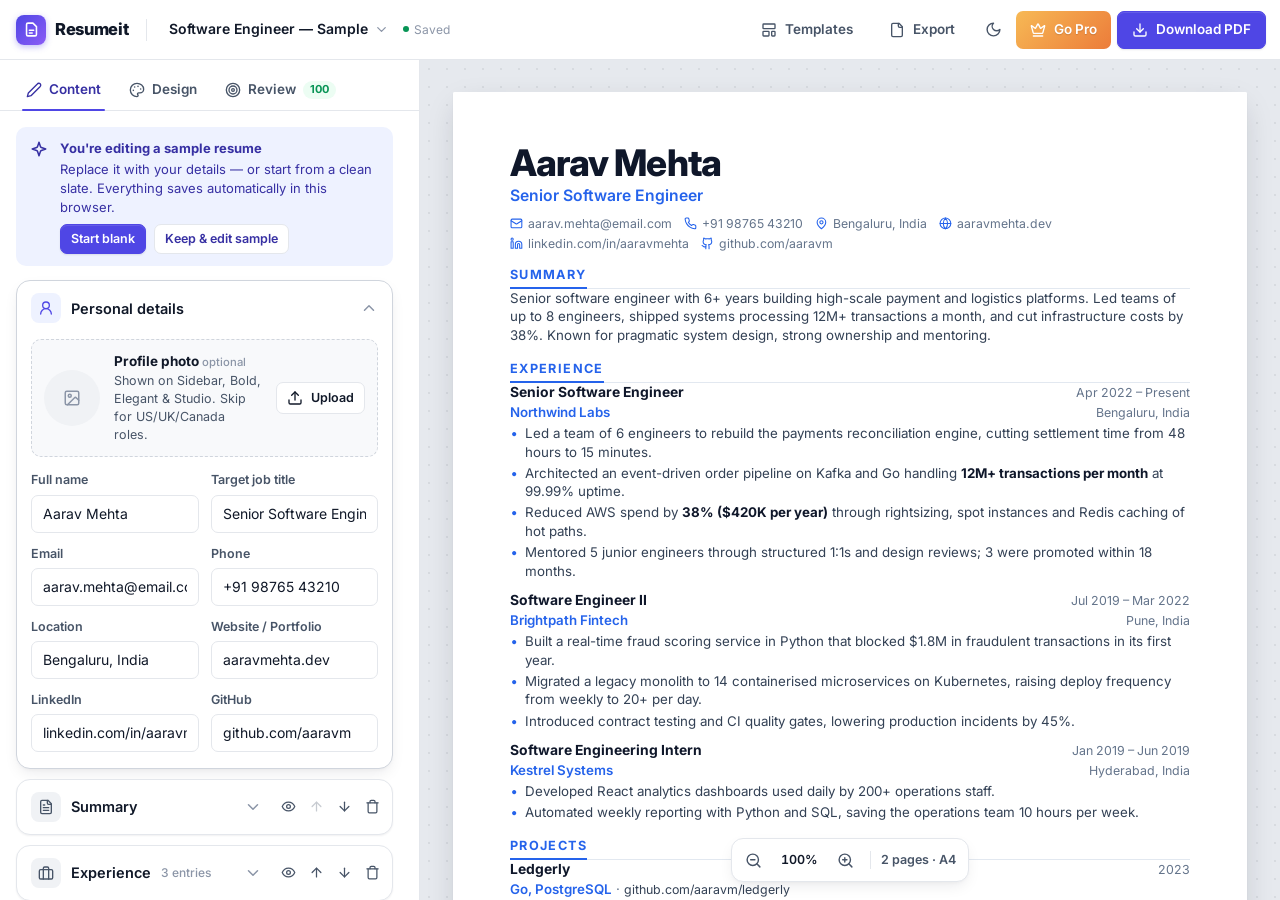
<file: index.html>
<!doctype html>
<html lang="en">
<head>
  <meta charset="utf-8">
  <meta name="viewport" content="width=device-width, initial-scale=1, viewport-fit=cover">
  <title>Resumeit — Interview-ready resume builder</title>
  <meta name="description" content="Build an ATS-friendly, recruiter-approved resume in minutes. 12 professional templates, live preview, resume score, job-match keywords and PDF export.">
  <meta name="theme-color" content="#4f46e5">
  <link rel="icon" href="data:image/svg+xml,%3Csvg xmlns='http://www.w3.org/2000/svg' viewBox='0 0 32 32'%3E%3Cdefs%3E%3ClinearGradient id='g' x1='0' y1='0' x2='1' y2='1'%3E%3Cstop offset='0' stop-color='%234f46e5'/%3E%3Cstop offset='1' stop-color='%238b5cf6'/%3E%3C/linearGradient%3E%3C/defs%3E%3Crect width='32' height='32' rx='8' fill='url(%23g)'/%3E%3Cpath d='M10 8h8l4 4v12H10z' fill='none' stroke='white' stroke-width='2' stroke-linejoin='round'/%3E%3Cpath d='M13 16h6M13 20h4' stroke='white' stroke-width='2' stroke-linecap='round'/%3E%3C/svg%3E">
  <link rel="preconnect" href="https://fonts.googleapis.com">
  <link rel="preconnect" href="https://fonts.gstatic.com" crossorigin>
  <link rel="stylesheet" href="https://fonts.googleapis.com/css2?family=Inter:wght@400;500;600;700;800;900&family=Source+Sans+3:ital,wght@0,400;0,600;0,700;1,400&family=IBM+Plex+Sans:ital,wght@0,400;0,500;0,600;0,700;1,400&family=Lato:ital,wght@0,400;0,700;0,900;1,400&family=DM+Sans:ital,opsz,wght@0,9..40,400;0,9..40,500;0,9..40,600;0,9..40,700;1,9..40,400&family=Manrope:wght@400;500;600;700;800&family=Poppins:wght@400;500;600;700&family=Outfit:wght@400;500;600;700&family=Source+Serif+4:ital,opsz,wght@0,8..60,400;0,8..60,600;0,8..60,700;1,8..60,400&family=EB+Garamond:ital,wght@0,400;0,500;0,600;0,700;1,400&family=Playfair+Display:wght@500;600;700&family=Lora:ital,wght@0,400;0,500;0,600;0,700;1,400&family=Merriweather:wght@400;700&family=JetBrains+Mono:wght@400;500;700&display=swap">
  <link rel="stylesheet" href="css/app.css">
  <link rel="stylesheet" href="css/resume.css">
  <style id="pageStyle"></style>
  <script>
    // Apply theme before first paint to avoid a flash.
    (function () {
      var t = null;
      try { t = localStorage.getItem('rb:theme'); } catch (e) {}
      if (!t) t = window.matchMedia && matchMedia('(prefers-color-scheme: dark)').matches ? 'dark' : 'light';
      document.documentElement.setAttribute('data-theme', t);
    })();
  </script>
</head>
<body>
  <div class="app" id="app" data-mview="content">
    <header class="topbar">
      <div class="tb-left">
        <a class="brand" href="#" aria-label="Resumeit home">
          <span class="brand-mark"><svg viewBox="0 0 24 24" fill="none" stroke="currentColor" stroke-width="2.2" stroke-linecap="round" stroke-linejoin="round"><path d="M14 3H7a2 2 0 0 0-2 2v14a2 2 0 0 0 2 2h10a2 2 0 0 0 2-2V8z"/><path d="M9 13h6M9 17h4"/></svg></span>
          <span class="brand-name" id="brandName">Resumeit</span>
        </a>
        <span class="tb-sep"></span>
        <div class="menu-wrap">
          <button class="doc-btn" id="docBtn" aria-haspopup="true" title="Switch resume"><span id="docName">My resume</span><svg class="ic" viewBox="0 0 24 24" fill="none" stroke="currentColor" stroke-width="2" stroke-linecap="round" stroke-linejoin="round"><path d="m6 9 6 6 6-6"/></svg></button>
          <div class="menu left" id="docMenu" role="menu"></div>
        </div>
        <span class="save-state hide-sm" id="saveState"><span class="dot"></span><span class="lbl-t">Saved</span></span>
      </div>
      <div class="tb-right">
        <button class="btn ghost hide-sm" id="tplBtn"></button>
        <div class="menu-wrap">
          <button class="btn ghost" id="exportBtn" aria-haspopup="true"></button>
          <div class="menu" id="exportMenu" role="menu"></div>
        </div>
        <button class="icon-btn hide-sm" id="themeBtn" title="Toggle dark mode"></button>
        <span id="proSlot"></span>
        <button class="btn primary dl" id="downloadBtn"></button>
      </div>
    </header>

    <div class="workspace">
      <aside class="panel" id="panel">
        <nav class="panel-tabs" role="tablist" id="panelTabs"></nav>
        <div class="panel-body" id="panelBody">
          <section class="tab" id="tab-content"></section>
          <section class="tab" id="tab-design" hidden></section>
          <section class="tab" id="tab-review" hidden></section>
        </div>
      </aside>

      <main class="preview" id="preview" aria-label="Resume preview">
        <div class="preview-scroll" id="previewScroll">
          <div class="pages-frame" id="pagesFrame"><div class="pages" id="pages"></div></div>
        </div>
        <div class="zoombar" id="zoombar"></div>
      </main>
    </div>

    <nav class="mnav" id="mnav"></nav>
  </div>

  <div class="measure" id="measure" aria-hidden="true"></div>
  <div id="modalRoot"></div>
  <div class="toasts" id="toasts" aria-live="polite"></div>
  <div class="print-root" id="printRoot"></div>
  <input type="file" id="importFile" accept="application/json,.json" hidden>
  <input type="file" id="photoFile" accept="image/*" hidden>

  <script src="js/icons.js"></script>
  <script src="js/data.js"></script>
  <script src="js/templates.js"></script>
  <script src="js/review.js"></script>
  <script src="js/app.js"></script>
</body>
</html>
</file>
<file: css/app.css>
/* =========================================================================
   Resumeit — application UI
   ========================================================================= */
:root {
  --bg: #f4f5f7; --surface: #ffffff; --surface-2: #f8f9fb; --surface-3: #f0f2f5;
  --border: #e4e7ec; --border-2: #d0d5dd;
  --text: #101828; --text-2: #475467; --text-3: #8b95a7;
  --brand: #4f46e5; --brand-hover: #4338ca; --brand-soft: #eef2ff; --brand-text: #3730a3;
  --ring: 0 0 0 3px rgba(79, 70, 229, .2);
  --ok: #079455; --ok-soft: #ecfdf3; --warn: #dc6803; --warn-soft: #fffaeb; --bad: #d92d20; --bad-soft: #fef3f2;
  --gold-1: #f7b955; --gold-2: #ec7c3a;
  --canvas: #e6e9ee; --canvas-dot: rgba(16, 24, 40, .07);
  --shadow-sm: 0 1px 2px rgba(16, 24, 40, .06);
  --shadow-md: 0 6px 16px -4px rgba(16, 24, 40, .1), 0 2px 4px -2px rgba(16, 24, 40, .05);
  --shadow-lg: 0 24px 48px -12px rgba(16, 24, 40, .28);
  --page-shadow: 0 1px 2px rgba(16, 24, 40, .06), 0 10px 30px -6px rgba(16, 24, 40, .18);
  --r-sm: 7px; --r: 10px; --r-lg: 14px;
  --tb-h: 60px; --panel-w: 460px;
  --ui: 'Inter', system-ui, -apple-system, 'Segoe UI', Roboto, sans-serif;
  color-scheme: light;
}
[data-theme="dark"] {
  --bg: #0b0d11; --surface: #12151b; --surface-2: #171b22; --surface-3: #1d222b;
  --border: #252b35; --border-2: #343b48;
  --text: #eef0f4; --text-2: #a7afbd; --text-3: #6b7484;
  --brand: #7b73ff; --brand-hover: #948dff; --brand-soft: rgba(123, 115, 255, .14); --brand-text: #c4c0ff;
  --ring: 0 0 0 3px rgba(123, 115, 255, .3);
  --ok: #3ccb7f; --ok-soft: rgba(60, 203, 127, .12); --warn: #f5b13d; --warn-soft: rgba(245, 177, 61, .12); --bad: #f97066; --bad-soft: rgba(249, 112, 102, .12);
  --canvas: #07080b; --canvas-dot: rgba(255, 255, 255, .05);
  --shadow-sm: 0 1px 2px rgba(0, 0, 0, .4);
  --shadow-md: 0 8px 20px -6px rgba(0, 0, 0, .5);
  --shadow-lg: 0 24px 60px -12px rgba(0, 0, 0, .7);
  --page-shadow: 0 0 0 1px rgba(255, 255, 255, .04), 0 16px 40px -8px rgba(0, 0, 0, .6);
  color-scheme: dark;
}

* { box-sizing: border-box; }
html, body { height: 100%; }
body {
  margin: 0; background: var(--bg); color: var(--text); font-family: var(--ui);
  font-size: 14px; line-height: 1.45; -webkit-font-smoothing: antialiased; overflow: hidden;
}
button { font: inherit; color: inherit; cursor: pointer; }
input, textarea, select { font: inherit; color: inherit; }
[hidden] { display: none !important; }
.ic { width: 18px; height: 18px; flex: none; }
.sr { position: absolute; width: 1px; height: 1px; overflow: hidden; clip: rect(0 0 0 0); white-space: nowrap; }

/* ---- buttons ---------------------------------------------------------- */
.btn {
  display: inline-flex; align-items: center; justify-content: center; gap: 8px;
  height: 38px; padding: 0 14px; border-radius: var(--r-sm); border: 1px solid var(--border);
  background: var(--surface); font-weight: 600; font-size: 13.5px; white-space: nowrap;
  transition: background .15s, border-color .15s, box-shadow .15s, transform .05s;
}
.btn:hover { background: var(--surface-2); border-color: var(--border-2); }
.btn:active { transform: translateY(1px); }
.btn:focus-visible, .icon-btn:focus-visible, .chip:focus-visible { outline: none; box-shadow: var(--ring); }
.btn .ic { width: 16px; height: 16px; }
.btn.primary { background: var(--brand); border-color: var(--brand); color: #fff; box-shadow: 0 1px 2px rgba(16,24,40,.1), inset 0 1px 0 rgba(255,255,255,.12); }
.btn.primary:hover { background: var(--brand-hover); border-color: var(--brand-hover); }
.btn.ghost { background: transparent; border-color: transparent; color: var(--text-2); }
.btn.ghost:hover { background: var(--surface-3); color: var(--text); }
.btn.pro { background: linear-gradient(135deg, var(--gold-1), var(--gold-2)); border: 0; color: #fff; text-shadow: 0 1px 1px rgba(0,0,0,.15); }
.btn.pro:hover { filter: brightness(1.05); }
.btn.danger { color: var(--bad); }
.btn.block { width: 100%; }
.btn.lg { height: 46px; font-size: 15px; padding: 0 20px; border-radius: var(--r); }
.btn.sm { height: 32px; padding: 0 10px; font-size: 12.5px; }
.btn[disabled] { opacity: .5; pointer-events: none; }
.icon-btn {
  display: inline-flex; align-items: center; justify-content: center; width: 34px; height: 34px;
  border: 0; background: transparent; border-radius: var(--r-sm); color: var(--text-2); flex: none;
}
.icon-btn:hover { background: var(--surface-3); color: var(--text); }
.icon-btn .ic { width: 17px; height: 17px; }
.icon-btn.sm { width: 28px; height: 28px; }
.icon-btn.sm .ic { width: 15px; height: 15px; }
.icon-btn.danger:hover { color: var(--bad); background: var(--bad-soft); }
.icon-btn[disabled] { opacity: .3; pointer-events: none; }
.badge { display: inline-flex; align-items: center; gap: 4px; padding: 2px 7px; border-radius: 999px; font-size: 10.5px; font-weight: 700; letter-spacing: .03em; line-height: 1.5; }
.badge.pro { background: linear-gradient(135deg, var(--gold-1), var(--gold-2)); color: #fff; }
.badge.ok { background: var(--ok-soft); color: var(--ok); }
.badge.soft { background: var(--surface-3); color: var(--text-2); }
.badge .ic { width: 11px; height: 11px; }

/* ---- layout ----------------------------------------------------------- */
.app { display: grid; grid-template-rows: var(--tb-h) minmax(0, 1fr); height: 100vh; height: 100dvh; }
.topbar {
  display: flex; align-items: center; justify-content: space-between; gap: 12px; padding: 0 14px 0 16px;
  background: var(--surface); border-bottom: 1px solid var(--border); position: relative; z-index: 30;
}
.tb-left, .tb-right { display: flex; align-items: center; gap: 6px; min-width: 0; }
.brand { display: flex; align-items: center; gap: 9px; font-weight: 800; font-size: 16.5px; letter-spacing: -.02em; color: var(--text); text-decoration: none; margin-right: 6px; flex: none; }
.brand-mark { width: 30px; height: 30px; border-radius: 8px; background: linear-gradient(135deg, var(--brand), #8b5cf6); display: grid; place-items: center; color: #fff; box-shadow: 0 2px 6px rgba(79,70,229,.35); }
.brand-mark svg { width: 17px; height: 17px; }
.tb-sep { width: 1px; height: 22px; background: var(--border); margin: 0 6px; flex: none; }
.doc-btn { display: flex; align-items: center; gap: 6px; height: 34px; padding: 0 8px 0 10px; border-radius: var(--r-sm); border: 0; background: transparent; font-weight: 600; min-width: 0; max-width: 300px; }
.doc-btn:hover { background: var(--surface-3); }
.doc-btn span { overflow: hidden; text-overflow: ellipsis; white-space: nowrap; }
.doc-btn .ic { width: 15px; height: 15px; color: var(--text-3); }
.save-state { font-size: 12px; color: var(--text-3); display: inline-flex; align-items: center; gap: 5px; white-space: nowrap; }
.save-state .dot { width: 6px; height: 6px; border-radius: 50%; background: var(--ok); }
.save-state.saving .dot { background: var(--warn); }
.pro-chip { display: inline-flex; align-items: center; gap: 5px; height: 30px; padding: 0 10px; border-radius: 999px; background: linear-gradient(135deg, var(--gold-1), var(--gold-2)); color: #fff; font-weight: 700; font-size: 12px; }
.pro-chip .ic { width: 14px; height: 14px; }

.workspace { display: grid; grid-template-columns: var(--panel-w) minmax(0, 1fr); min-height: 0; }

/* ---- side panel ------------------------------------------------------- */
.panel { display: flex; flex-direction: column; min-height: 0; background: var(--surface); border-right: 1px solid var(--border); }
.panel-tabs { display: flex; gap: 4px; padding: 10px 14px 0; border-bottom: 1px solid var(--border); flex: none; }
.panel-tabs button {
  position: relative; display: inline-flex; align-items: center; gap: 7px; height: 40px; padding: 0 12px;
  border: 0; background: transparent; color: var(--text-2); font-weight: 600; font-size: 13.5px;
}
.panel-tabs button .ic { width: 16px; height: 16px; }
.panel-tabs button:hover { color: var(--text); }
.panel-tabs button.active { color: var(--brand-text); }
[data-theme="dark"] .panel-tabs button.active { color: var(--text); }
.panel-tabs button.active::after { content: ''; position: absolute; left: 8px; right: 8px; bottom: -1px; height: 2px; border-radius: 2px; background: var(--brand); }
.score-pill { font-size: 11px; font-weight: 700; padding: 1px 7px; border-radius: 999px; background: var(--surface-3); color: var(--text-2); }
.score-pill.good { background: var(--ok-soft); color: var(--ok); }
.score-pill.mid { background: var(--warn-soft); color: var(--warn); }
.score-pill.low { background: var(--bad-soft); color: var(--bad); }
.panel-body { flex: 1; overflow-y: auto; overscroll-behavior: contain; padding: 16px 16px 40px; scrollbar-gutter: stable; }
.panel-body::-webkit-scrollbar, .preview-scroll::-webkit-scrollbar, .modal-body::-webkit-scrollbar { width: 10px; height: 10px; }
.panel-body::-webkit-scrollbar-thumb, .preview-scroll::-webkit-scrollbar-thumb, .modal-body::-webkit-scrollbar-thumb { background: var(--border-2); border-radius: 10px; border: 3px solid transparent; background-clip: padding-box; }

/* ---- form fields ------------------------------------------------------ */
.fgrid { display: grid; grid-template-columns: 1fr 1fr; gap: 12px; }
.field { display: flex; flex-direction: column; gap: 5px; min-width: 0; }
.field.full { grid-column: 1 / -1; }
.field > label, .lbl { font-size: 12.5px; font-weight: 600; color: var(--text-2); display: flex; align-items: center; justify-content: space-between; gap: 8px; }
.lbl small, .field > label small { font-weight: 500; color: var(--text-3); }
.input, .field input, .field textarea, .field select {
  width: 100%; height: 38px; padding: 0 11px; border-radius: var(--r-sm); border: 1px solid var(--border);
  background: var(--surface); color: var(--text); font-size: 14px; outline: none;
  transition: border-color .15s, box-shadow .15s;
}
.field textarea, textarea.input { height: auto; min-height: 84px; padding: 9px 11px; resize: vertical; line-height: 1.5; }
.field textarea.bullets { min-height: 120px; }
.input:hover, .field input:hover, .field textarea:hover, .field select:hover { border-color: var(--border-2); }
.input:focus, .field input:focus, .field textarea:focus, .field select:focus { border-color: var(--brand); box-shadow: var(--ring); }
.field ::placeholder, .input::placeholder { color: var(--text-3); opacity: .8; }
.hint { font-size: 12px; color: var(--text-3); line-height: 1.45; }
.hint b { color: var(--text-2); font-weight: 600; }
.counter { font-weight: 500; color: var(--text-3); font-size: 11.5px; }
.counter.ok { color: var(--ok); }
.counter.warn { color: var(--warn); }

/* ---- cards (sections) ------------------------------------------------- */
.banner { display: flex; gap: 12px; align-items: flex-start; padding: 12px 14px; border-radius: var(--r); background: var(--brand-soft); color: var(--brand-text); margin-bottom: 14px; font-size: 13px; }
.banner .ic { margin-top: 1px; }
.banner b { display: block; margin-bottom: 2px; }
.banner .row { display: flex; gap: 8px; margin-top: 8px; flex-wrap: wrap; }
.banner .btn { height: 30px; font-size: 12.5px; }

.card { border: 1px solid var(--border); border-radius: var(--r-lg); background: var(--surface); margin-bottom: 10px; box-shadow: var(--shadow-sm); transition: border-color .15s, box-shadow .15s; }
.card.open { border-color: var(--border-2); box-shadow: var(--shadow-md); }
.card.hidden-sec .card-title { opacity: .5; }
.card-head { display: flex; align-items: center; gap: 4px; padding: 6px 6px 6px 6px; }
.card-toggle { flex: 1; display: flex; align-items: center; gap: 10px; min-width: 0; height: 42px; padding: 0 8px; border: 0; background: transparent; text-align: left; border-radius: var(--r-sm); }
.card-icon { width: 30px; height: 30px; border-radius: 8px; display: grid; place-items: center; background: var(--surface-3); color: var(--text-2); flex: none; }
.card.open .card-icon { background: var(--brand-soft); color: var(--brand); }
.card-icon .ic { width: 16px; height: 16px; }
.card-title { min-width: 0; font-weight: 600; font-size: 14.5px; overflow: hidden; text-overflow: ellipsis; white-space: nowrap; }
.card-meta { font-size: 12px; color: var(--text-3); font-weight: 500; white-space: nowrap; }
.card-chev { margin-left: auto; color: var(--text-3); transition: transform .2s; }
.card.open .card-chev { transform: rotate(180deg); }
.card-actions { display: flex; align-items: center; gap: 0; }
.card-body { padding: 4px 14px 16px; display: none; }
.card.open .card-body { display: block; }
.sec-title-row { display: flex; gap: 8px; align-items: flex-end; margin-bottom: 14px; }
.sec-title-row .field { flex: 1; }

/* photo */
.photo-row { display: flex; align-items: center; gap: 14px; margin-bottom: 14px; padding: 12px; border-radius: var(--r); background: var(--surface-2); border: 1px dashed var(--border-2); }
.photo-av { width: 56px; height: 56px; border-radius: 50%; background: var(--surface-3); display: grid; place-items: center; overflow: hidden; flex: none; color: var(--text-3); }
.photo-av img { width: 100%; height: 100%; object-fit: cover; }
.photo-row .txt { flex: 1; min-width: 0; font-size: 12.5px; color: var(--text-2); }
.photo-row .txt b { display: block; color: var(--text); font-size: 13.5px; }
.photo-row .acts { display: flex; gap: 6px; }

/* entry items */
.items { display: flex; flex-direction: column; gap: 8px; }
.item { border: 1px solid var(--border); border-radius: var(--r); background: var(--surface-2); }
.item.open { background: var(--surface); border-color: var(--border-2); }
.item-head { display: flex; align-items: center; gap: 6px; padding: 4px 4px 4px 12px; cursor: pointer; min-height: 50px; }
.item-sum { flex: 1; min-width: 0; padding: 6px 0; }
.item-sum b { display: block; font-size: 13.5px; font-weight: 600; overflow: hidden; text-overflow: ellipsis; white-space: nowrap; }
.item-sum span { display: block; font-size: 12px; color: var(--text-3); overflow: hidden; text-overflow: ellipsis; white-space: nowrap; }
.item-sum b.empty { color: var(--text-3); font-weight: 500; font-style: italic; }
.item-actions { display: flex; align-items: center; opacity: .55; transition: opacity .15s; }
.item:hover .item-actions, .item.open .item-actions { opacity: 1; }
.item-chev { color: var(--text-3); transition: transform .2s; margin-right: 6px; }
.item.open .item-chev { transform: rotate(90deg); }
.item-body { display: none; padding: 6px 12px 14px; border-top: 1px solid var(--border); }
.item.open .item-body { display: block; padding-top: 14px; }
.add-btn { margin-top: 10px; width: 100%; height: 40px; border: 1px dashed var(--border-2); background: transparent; color: var(--brand-text); border-radius: var(--r); font-weight: 600; display: flex; align-items: center; justify-content: center; gap: 7px; font-size: 13.5px; }
[data-theme="dark"] .add-btn { color: var(--brand); }
.add-btn:hover { background: var(--brand-soft); border-color: var(--brand); }
.add-btn .ic { width: 16px; height: 16px; }
.add-sec-wrap { position: relative; margin-top: 14px; }
.add-sec { height: 46px; border-style: dashed; border-width: 1.5px; }

.verb-row { display: flex; flex-wrap: wrap; gap: 5px; margin-top: 7px; align-items: center; }
.verb-row .hint { margin-right: 2px; }
.chip { border: 1px solid var(--border); background: var(--surface); border-radius: 999px; height: 26px; padding: 0 10px; font-size: 12px; font-weight: 500; color: var(--text-2); }
.chip:hover { border-color: var(--brand); color: var(--brand-text); background: var(--brand-soft); }
.chip.active { background: var(--text); color: var(--surface); border-color: var(--text); }

/* ---- menus ------------------------------------------------------------ */
.menu-wrap { position: relative; }
.menu {
  position: absolute; top: calc(100% + 6px); right: 0; min-width: 230px; z-index: 50;
  background: var(--surface); border: 1px solid var(--border); border-radius: var(--r); box-shadow: var(--shadow-lg);
  padding: 6px; display: none; max-height: 70vh; overflow-y: auto;
}
.menu.left { left: 0; right: auto; }
.menu.up { top: auto; bottom: calc(100% + 6px); }
.menu.open { display: block; animation: pop .14s ease-out; }
@keyframes pop { from { opacity: 0; transform: translateY(-4px) scale(.98); } to { opacity: 1; transform: none; } }
.menu-item { display: flex; align-items: center; gap: 10px; width: 100%; padding: 8px 10px; border: 0; background: transparent; border-radius: var(--r-sm); text-align: left; font-size: 13.5px; font-weight: 500; color: var(--text); }
.menu-item:hover { background: var(--surface-3); }
.menu-item .ic { width: 16px; height: 16px; color: var(--text-2); }
.menu-item .sub { display: block; font-size: 11.5px; color: var(--text-3); font-weight: 400; }
.menu-item .grow { flex: 1; min-width: 0; }
.menu-item .grow b { display: block; font-weight: 600; overflow: hidden; text-overflow: ellipsis; white-space: nowrap; }
.menu-item.current { background: var(--brand-soft); }
.menu-item.danger, .menu-item.danger .ic { color: var(--bad); }
.menu-sep { height: 1px; background: var(--border); margin: 6px 4px; }
.menu-label { font-size: 11px; font-weight: 700; color: var(--text-3); text-transform: uppercase; letter-spacing: .06em; padding: 8px 10px 4px; }
.menu-grid { display: grid; grid-template-columns: 1fr 1fr; gap: 2px; }

/* ---- design tab ------------------------------------------------------- */
.dblock { padding: 16px 0; border-bottom: 1px solid var(--border); }
.dblock:first-child { padding-top: 4px; }
.dblock:last-child { border-bottom: 0; }
.dblock > h3 { margin: 0 0 12px; font-size: 12px; font-weight: 700; color: var(--text-3); text-transform: uppercase; letter-spacing: .07em; display: flex; align-items: center; justify-content: space-between; }
.dblock > h3 button { text-transform: none; letter-spacing: 0; font-size: 12px; font-weight: 600; color: var(--brand-text); background: none; border: 0; padding: 0; }
[data-theme="dark"] .dblock > h3 button { color: var(--brand); }
.cur-tpl { display: flex; gap: 14px; align-items: center; padding: 12px; border: 1px solid var(--border); border-radius: var(--r-lg); background: var(--surface-2); }
.cur-tpl .mini { width: 82px; flex: none; border-radius: 6px; overflow: hidden; box-shadow: var(--shadow-md); background: #fff; }
.cur-tpl .info { flex: 1; min-width: 0; }
.cur-tpl .info b { font-size: 15px; display: flex; align-items: center; gap: 6px; }
.cur-tpl .info p { margin: 3px 0 10px; font-size: 12.5px; color: var(--text-2); }
.tpl-strip { display: grid; grid-template-columns: repeat(4, 1fr); gap: 8px; margin-top: 12px; }
.tpl-strip button { border: 2px solid transparent; padding: 0; border-radius: 7px; background: #fff; overflow: hidden; position: relative; box-shadow: 0 0 0 1px var(--border); transition: box-shadow .15s, transform .15s; }
.tpl-strip button:hover { transform: translateY(-2px); box-shadow: 0 0 0 1px var(--border-2), var(--shadow-md); }
.tpl-strip button.active { border-color: var(--brand); box-shadow: var(--ring); }
.tpl-strip .lock { position: absolute; top: 4px; right: 4px; width: 18px; height: 18px; border-radius: 50%; background: linear-gradient(135deg, var(--gold-1), var(--gold-2)); color: #fff; display: grid; place-items: center; }
.tpl-strip .lock .ic { width: 10px; height: 10px; }

.swatches { display: grid; grid-template-columns: repeat(7, 1fr); gap: 8px; }
.swatch { aspect-ratio: 1; border-radius: 50%; border: 0; position: relative; box-shadow: inset 0 0 0 1px rgba(0,0,0,.1); transition: transform .12s; }
.swatch:hover { transform: scale(1.1); }
.swatch.active { box-shadow: 0 0 0 2px var(--surface), 0 0 0 4px var(--swatch, var(--brand)); }
.swatch.active::after { content: ''; position: absolute; inset: 0; background: center/50% no-repeat url("data:image/svg+xml,%3Csvg xmlns='http://www.w3.org/2000/svg' viewBox='0 0 24 24' fill='none' stroke='white' stroke-width='3.5' stroke-linecap='round' stroke-linejoin='round'%3E%3Cpath d='M20 6 9 17l-5-5'/%3E%3C/svg%3E"); }
.swatch.custom { background: conic-gradient(from 0deg, #f43f5e, #f59e0b, #84cc16, #06b6d4, #6366f1, #d946ef, #f43f5e); overflow: hidden; }
.swatch.custom input { position: absolute; inset: 0; opacity: 0; width: 100%; height: 100%; cursor: pointer; border: 0; padding: 0; }
.swatch.auto { background: var(--surface-3); color: var(--text-2); font-size: 10px; font-weight: 700; display: grid; place-items: center; }

.font-list { display: grid; grid-template-columns: 1fr 1fr; gap: 8px; }
.font-opt { text-align: left; padding: 9px 11px; border: 1px solid var(--border); border-radius: var(--r-sm); background: var(--surface); transition: border-color .15s, background .15s; min-width: 0; }
.font-opt:hover { border-color: var(--border-2); background: var(--surface-2); }
.font-opt.active { border-color: var(--brand); background: var(--brand-soft); box-shadow: inset 0 0 0 1px var(--brand); }
.font-opt .aa { font-size: 20px; line-height: 1.1; display: block; color: var(--text); }
.font-opt .nm { font-size: 11.5px; color: var(--text-2); display: block; margin-top: 3px; overflow: hidden; text-overflow: ellipsis; white-space: nowrap; }
.font-opt.auto .aa { font-family: var(--ui); }

.range-row { display: grid; grid-template-columns: 1fr auto; gap: 4px 12px; align-items: center; margin-bottom: 14px; }
.range-row:last-child { margin-bottom: 0; }
.range-row .lbl { grid-column: 1; }
.range-row output { grid-column: 2; font-size: 12.5px; font-weight: 600; color: var(--text); font-variant-numeric: tabular-nums; min-width: 48px; text-align: right; }
.range-row input { grid-column: 1 / -1; }
input[type=range] { -webkit-appearance: none; appearance: none; width: 100%; height: 22px; background: transparent; margin: 0; }
input[type=range]::-webkit-slider-runnable-track { height: 4px; border-radius: 4px; background: linear-gradient(to right, var(--brand) var(--p, 50%), var(--border) var(--p, 50%)); }
input[type=range]::-moz-range-track { height: 4px; border-radius: 4px; background: var(--border); }
input[type=range]::-moz-range-progress { height: 4px; border-radius: 4px; background: var(--brand); }
input[type=range]::-webkit-slider-thumb { -webkit-appearance: none; width: 18px; height: 18px; border-radius: 50%; background: #fff; border: 2px solid var(--brand); margin-top: -7px; box-shadow: var(--shadow-sm); }
input[type=range]::-moz-range-thumb { width: 14px; height: 14px; border-radius: 50%; background: #fff; border: 2px solid var(--brand); }
input[type=range]:focus-visible { outline: none; }
input[type=range]:focus-visible::-webkit-slider-thumb { box-shadow: var(--ring); }

.seg { display: flex; padding: 3px; background: var(--surface-3); border-radius: var(--r-sm); gap: 2px; }
.seg button { flex: 1; height: 32px; border: 0; background: transparent; border-radius: 5px; font-size: 13px; font-weight: 600; color: var(--text-2); }
.seg button.active { background: var(--surface); color: var(--text); box-shadow: var(--shadow-sm); }
.opt-row { display: flex; align-items: center; justify-content: space-between; gap: 12px; padding: 10px 0; }
.opt-row + .opt-row { border-top: 1px solid var(--border); }
.opt-row .txt b { display: block; font-size: 13.5px; font-weight: 600; }
.opt-row .txt span { font-size: 12px; color: var(--text-3); }
.opt-row .seg { min-width: 200px; }
.switch { position: relative; width: 40px; height: 22px; flex: none; }
.switch input { opacity: 0; width: 100%; height: 100%; position: absolute; margin: 0; cursor: pointer; z-index: 1; }
.switch span { position: absolute; inset: 0; border-radius: 999px; background: var(--border-2); transition: background .2s; }
.switch span::after { content: ''; position: absolute; left: 3px; top: 3px; width: 16px; height: 16px; border-radius: 50%; background: #fff; box-shadow: 0 1px 2px rgba(0,0,0,.2); transition: transform .2s; }
.switch input:checked + span { background: var(--brand); }
.switch input:checked + span::after { transform: translateX(18px); }
.switch input:focus-visible + span { box-shadow: var(--ring); }
.switch input:disabled + span { opacity: .45; }
.fit-card { display: flex; gap: 12px; align-items: center; padding: 14px; border-radius: var(--r-lg); background: linear-gradient(135deg, var(--brand-soft), transparent); border: 1px solid var(--border); }
.fit-card .ic-wrap { width: 38px; height: 38px; border-radius: 10px; background: var(--brand); color: #fff; display: grid; place-items: center; flex: none; }
.fit-card .txt { flex: 1; min-width: 0; }
.fit-card .txt b { display: flex; gap: 6px; align-items: center; font-size: 14px; }
.fit-card .txt span { font-size: 12px; color: var(--text-2); }

/* ---- review tab ------------------------------------------------------- */
.score-card { display: flex; gap: 18px; align-items: center; padding: 18px; border-radius: var(--r-lg); background: var(--surface-2); border: 1px solid var(--border); margin-bottom: 16px; }
.ring { position: relative; width: 92px; height: 92px; flex: none; }
.ring svg { width: 100%; height: 100%; transform: rotate(-90deg); }
.ring circle { fill: none; stroke-width: 9; }
.ring .bg { stroke: var(--border); }
.ring .fg { stroke-linecap: round; transition: stroke-dashoffset .6s cubic-bezier(.2,.8,.2,1); }
.ring .val { position: absolute; inset: 0; display: grid; place-items: center; font-weight: 800; font-size: 26px; letter-spacing: -.03em; }
.ring .val small { display: block; font-size: 10.5px; font-weight: 600; color: var(--text-3); letter-spacing: 0; text-align: center; margin-top: -4px; }
.score-card h3 { margin: 0; font-size: 18px; letter-spacing: -.01em; }
.score-card p { margin: 4px 0 0; font-size: 13px; color: var(--text-2); }
.checks { display: flex; flex-direction: column; gap: 6px; }
.check { display: flex; gap: 11px; padding: 11px 12px; border-radius: var(--r); border: 1px solid var(--border); background: var(--surface); }
.check .st { width: 22px; height: 22px; border-radius: 50%; display: grid; place-items: center; flex: none; margin-top: 1px; }
.check .st .ic { width: 13px; height: 13px; stroke-width: 3; }
.check.ok .st { background: var(--ok-soft); color: var(--ok); }
.check.bad .st { background: var(--warn-soft); color: var(--warn); }
.check .txt { flex: 1; min-width: 0; }
.check .txt b { display: block; font-size: 13.5px; font-weight: 600; }
.check .txt span { display: block; font-size: 12.5px; color: var(--text-2); margin-top: 1px; }
.check .fix { align-self: center; }
.check.ok .txt span { color: var(--text-3); }
.rv-h { display: flex; align-items: center; justify-content: space-between; margin: 22px 0 10px; }
.rv-h h3 { margin: 0; font-size: 15px; display: flex; align-items: center; gap: 8px; }
.jm-card { padding: 16px; border-radius: var(--r-lg); border: 1px solid var(--border); background: var(--surface-2); }
.jm-card textarea { min-height: 120px; margin: 10px 0; }
.jm-res { margin-top: 14px; }
.jm-bar { height: 8px; border-radius: 8px; background: var(--border); overflow: hidden; margin: 8px 0 14px; }
.jm-bar i { display: block; height: 100%; border-radius: 8px; transition: width .6s; }
.kw { display: flex; flex-wrap: wrap; gap: 6px; margin: 6px 0 12px; position: relative; }
.kw span { padding: 4px 10px; border-radius: 999px; font-size: 12px; font-weight: 600; }
.kw.hit span { background: var(--ok-soft); color: var(--ok); }
.kw.miss span { background: var(--bad-soft); color: var(--bad); }
.kw .blur { filter: blur(4px); user-select: none; }
.kw-lock { display: flex; align-items: center; gap: 10px; padding: 10px 12px; border-radius: var(--r); background: var(--surface); border: 1px solid var(--border); font-size: 12.5px; color: var(--text-2); }
.kw-lock .btn { margin-left: auto; }
.tips { margin: 0; padding-left: 18px; color: var(--text-2); font-size: 13px; }
.tips li { margin: 6px 0; }
.tips b { color: var(--text); }

/* ---- preview ---------------------------------------------------------- */
.preview { position: relative; min-height: 0; min-width: 0; background-color: var(--canvas); background-image: radial-gradient(var(--canvas-dot) 1px, transparent 1px); background-size: 18px 18px; }
.preview-scroll { position: absolute; inset: 0; overflow: auto; overscroll-behavior: contain; padding: 32px 32px 96px; }
.pages-frame { position: relative; margin: 0 auto; }
.pages { position: absolute; top: 0; left: 0; transform-origin: 0 0; display: flex; flex-direction: column; gap: 28px; }
.page { position: relative; background: #fff; overflow: hidden; box-shadow: var(--page-shadow); border-radius: 2px; flex: none; }
.page > .sheet { position: absolute; left: 0; }
.page-num { position: absolute; right: -2px; bottom: -22px; font-size: 11px; color: var(--text-3); font-weight: 600; }
.zoombar {
  position: absolute; left: 50%; bottom: 18px; transform: translateX(-50%); display: flex; align-items: center; gap: 2px;
  padding: 4px; background: var(--surface); border: 1px solid var(--border); border-radius: 12px; box-shadow: var(--shadow-md); z-index: 5;
}
.zoombar .zl { min-width: 54px; height: 32px; border: 0; background: transparent; font-weight: 600; font-size: 12.5px; border-radius: var(--r-sm); font-variant-numeric: tabular-nums; }
.zoombar .zl:hover { background: var(--surface-3); }
.zoombar .div { width: 1px; height: 18px; background: var(--border); margin: 0 6px; }
.zoombar .pc { font-size: 12.5px; color: var(--text-2); font-weight: 600; padding: 0 8px 0 2px; white-space: nowrap; display: inline-flex; align-items: center; gap: 6px; }
.zoombar .pc.warn { color: var(--warn); }
.measure { position: absolute; left: -100000px; top: 0; visibility: hidden; pointer-events: none; contain: layout style; }

/* ---- modal ------------------------------------------------------------ */
.overlay { position: fixed; inset: 0; z-index: 100; background: rgba(10, 13, 20, .55); backdrop-filter: blur(3px); display: flex; align-items: center; justify-content: center; padding: 24px; animation: fade .18s ease-out; }
@keyframes fade { from { opacity: 0; } }
.modal { width: 100%; max-width: 480px; max-height: calc(100dvh - 48px); display: flex; flex-direction: column; background: var(--surface); border-radius: 18px; box-shadow: var(--shadow-lg); border: 1px solid var(--border); animation: rise .22s cubic-bezier(.2,.8,.2,1); overflow: hidden; }
@keyframes rise { from { opacity: 0; transform: translateY(12px) scale(.98); } }
.modal.wide { max-width: 1180px; height: calc(100dvh - 48px); }
.modal.md { max-width: 640px; }
.modal-head { display: flex; align-items: center; gap: 12px; padding: 18px 20px; border-bottom: 1px solid var(--border); flex: none; }
.modal-head h2 { margin: 0; font-size: 17px; letter-spacing: -.01em; }
.modal-head p { margin: 2px 0 0; font-size: 13px; color: var(--text-2); }
.modal-head .grow { flex: 1; min-width: 0; }
.modal-body { padding: 20px; overflow-y: auto; flex: 1; }
.modal-foot { display: flex; gap: 8px; justify-content: flex-end; padding: 14px 20px; border-top: 1px solid var(--border); flex: none; background: var(--surface-2); }

.filters { display: flex; gap: 6px; flex-wrap: wrap; padding: 12px 20px; border-bottom: 1px solid var(--border); flex: none; }
.tpl-grid { display: grid; grid-template-columns: repeat(auto-fill, minmax(220px, 1fr)); gap: 22px; }
.tpl-card { display: flex; flex-direction: column; text-align: left; border: 0; background: transparent; padding: 0; }
.tpl-thumb { position: relative; aspect-ratio: 210 / 297; border-radius: 8px; overflow: hidden; background: #fff; box-shadow: 0 0 0 1px var(--border), var(--shadow-md); transition: transform .2s, box-shadow .2s; }
.tpl-card:hover .tpl-thumb { transform: translateY(-4px); box-shadow: 0 0 0 1px var(--border-2), var(--shadow-lg); }
.tpl-card.active .tpl-thumb { box-shadow: 0 0 0 3px var(--brand), var(--shadow-lg); }
.tpl-thumb .sheet { position: absolute; top: 0; left: 0; transform-origin: 0 0; pointer-events: none; }
.tpl-thumb .use { position: absolute; left: 50%; bottom: 14px; transform: translate(-50%, 8px); opacity: 0; transition: .2s; box-shadow: var(--shadow-lg); }
.tpl-card:hover .use, .tpl-card:focus-visible .use { opacity: 1; transform: translate(-50%, 0); }
.tpl-card .corner { position: absolute; top: 10px; right: 10px; display: flex; gap: 5px; }
.tpl-card .current-tag { position: absolute; top: 10px; left: 10px; }
.tpl-meta { padding: 12px 2px 0; }
.tpl-meta b { font-size: 15px; display: flex; align-items: center; gap: 7px; }
.tpl-meta p { margin: 3px 0 7px; font-size: 12.5px; color: var(--text-2); line-height: 1.4; }
.tpl-meta .tags-row { display: flex; gap: 5px; flex-wrap: wrap; }

/* upgrade */
.up-hero { text-align: center; padding: 28px 24px 8px; background: radial-gradient(120% 90% at 50% 0%, color-mix(in srgb, var(--gold-1) 22%, transparent), transparent 70%); }
.up-hero .crown { width: 54px; height: 54px; border-radius: 16px; margin: 0 auto 12px; display: grid; place-items: center; background: linear-gradient(135deg, var(--gold-1), var(--gold-2)); color: #fff; box-shadow: 0 8px 20px -6px rgba(236,124,58,.6); }
.up-hero .crown .ic { width: 26px; height: 26px; }
.up-hero h2 { margin: 0; font-size: 22px; letter-spacing: -.02em; }
.up-hero p { margin: 6px auto 0; color: var(--text-2); font-size: 14px; max-width: 380px; }
.up-feats { list-style: none; padding: 0; margin: 18px 0; display: grid; grid-template-columns: 1fr 1fr; gap: 9px 14px; }
.up-feats li { display: flex; gap: 8px; align-items: flex-start; font-size: 13px; }
.up-feats .ic { width: 16px; height: 16px; color: var(--ok); stroke-width: 3; margin-top: 1px; }
.plans { display: grid; grid-template-columns: 1fr 1fr; gap: 10px; }
.plan { position: relative; text-align: left; padding: 14px; border-radius: var(--r-lg); border: 1.5px solid var(--border); background: var(--surface); }
.plan.active { border-color: var(--brand); box-shadow: var(--ring); }
.plan .nm { font-size: 13px; font-weight: 600; color: var(--text-2); }
.plan .pr { font-size: 24px; font-weight: 800; letter-spacing: -.03em; margin: 2px 0; }
.plan .pr small { font-size: 12px; font-weight: 500; color: var(--text-3); letter-spacing: 0; }
.plan .nt { font-size: 12px; color: var(--text-3); }
.plan .best { position: absolute; top: -9px; right: 12px; }
.license { display: flex; gap: 8px; margin-top: 12px; }
.license .input { flex: 1; }
.fine { font-size: 12px; color: var(--text-3); text-align: center; margin-top: 12px; }
.notice { padding: 10px 12px; border-radius: var(--r); font-size: 12.5px; margin-top: 12px; background: var(--warn-soft); color: var(--warn); }

.choice-grid { display: grid; grid-template-columns: 1fr 1fr; gap: 10px; margin-top: 14px; }
.choice { text-align: left; padding: 16px; border-radius: var(--r-lg); border: 1.5px solid var(--border); background: var(--surface); }
.choice:hover { border-color: var(--border-2); }
.choice.active { border-color: var(--brand); box-shadow: var(--ring); }
.choice .ic { width: 22px; height: 22px; color: var(--brand); margin-bottom: 8px; }
.choice b { display: block; font-size: 14px; }
.choice span { font-size: 12.5px; color: var(--text-2); }
.print-steps { margin: 0; padding-left: 20px; font-size: 13.5px; color: var(--text-2); }
.print-steps li { margin: 8px 0; }
.print-steps b { color: var(--text); }
.checkline { display: flex; align-items: center; gap: 8px; font-size: 13px; color: var(--text-2); margin-top: 14px; }

/* ---- toast ------------------------------------------------------------ */
.toasts { position: fixed; left: 50%; bottom: 24px; transform: translateX(-50%); z-index: 200; display: flex; flex-direction: column; gap: 8px; align-items: center; pointer-events: none; }
.toast { display: flex; align-items: center; gap: 12px; padding: 10px 10px 10px 16px; border-radius: 12px; background: #111827; color: #fff; font-size: 13.5px; font-weight: 500; box-shadow: var(--shadow-lg); pointer-events: auto; animation: rise .2s ease-out; max-width: calc(100vw - 32px); }
[data-theme="dark"] .toast { background: #f1f2f5; color: #111827; }
.toast .ic { width: 17px; height: 17px; color: #4ade80; }
.toast button { border: 0; background: rgba(255,255,255,.12); color: inherit; height: 28px; padding: 0 10px; border-radius: 7px; font-weight: 600; font-size: 12.5px; }
[data-theme="dark"] .toast button { background: rgba(0,0,0,.08); }
.toast.out { opacity: 0; transform: translateY(6px); transition: .2s; }

/* ---- mobile nav ------------------------------------------------------- */
.mnav { display: none; }

/* ---- print ------------------------------------------------------------ */
.print-root { display: none; }
@media print {
  html, body { height: auto !important; overflow: visible !important; background: #fff !important; }
  .app, .overlay, .toasts, .measure, #modalRoot { display: none !important; }
  .print-root { display: block !important; }
  .print-root .sheet { box-shadow: none !important; margin: 0 !important; }
}

/* =========================================================================
   Responsive
   ========================================================================= */
@media (max-width: 1280px) { :root { --panel-w: 420px; } }
@media (max-width: 1100px) {
  :root { --panel-w: 380px; }
  .hide-md { display: none !important; }
  .preview-scroll { padding: 24px 20px 90px; }
}
@media (max-width: 860px) {
  :root { --tb-h: 54px; }
  body { font-size: 15px; }
  .hide-sm { display: none !important; }
  .topbar { padding: 0 8px 0 12px; gap: 6px; }
  .brand-name { display: none; }
  .tb-sep { display: none; }
  .doc-btn { max-width: 42vw; padding: 0 4px 0 6px; }
  .btn.primary.dl { width: 38px; padding: 0; }
  .btn.primary.dl span { display: none; }
  .app { grid-template-rows: var(--tb-h) minmax(0, 1fr) auto; }
  .workspace { grid-template-columns: minmax(0, 1fr); }
  .panel { border-right: 0; }
  .panel-tabs { display: none; }
  .app[data-mview="preview"] .panel { display: none; }
  .app:not([data-mview="preview"]) .preview { display: none; }
  .panel-body { padding: 14px 14px 32px; }
  .preview-scroll { padding: 16px 12px 84px; }
  .zoombar { bottom: 12px; }
  .pages { gap: 16px; }
  .mnav {
    display: grid; grid-template-columns: repeat(4, 1fr); background: var(--surface); border-top: 1px solid var(--border);
    padding: 4px 6px calc(4px + env(safe-area-inset-bottom)); z-index: 30;
  }
  .mnav button { display: flex; flex-direction: column; align-items: center; justify-content: center; gap: 3px; height: 54px; border: 0; background: transparent; color: var(--text-3); font-size: 11px; font-weight: 600; border-radius: 10px; position: relative; }
  .mnav button .ic { width: 21px; height: 21px; }
  .mnav button.active { color: var(--brand); }
  .mnav button.active::before { content: ''; position: absolute; top: 4px; width: 44px; height: 30px; border-radius: 999px; background: var(--brand-soft); z-index: -1; }
  .mnav .mscore { position: absolute; top: 6px; right: calc(50% - 22px); font-size: 9.5px; padding: 0 5px; line-height: 15px; border-radius: 999px; background: var(--surface-3); color: var(--text-2); font-weight: 700; }
  .mnav .mscore.good { background: var(--ok); color: #fff; } .mnav .mscore.mid { background: var(--warn); color: #fff; } .mnav .mscore.low { background: var(--bad); color: #fff; }
  .field input, .field textarea, .field select, .input { font-size: 16px; }
  .field input, .field select, .input { height: 44px; }
  .fgrid { grid-template-columns: 1fr; gap: 12px; }
  .fgrid.keep2 { grid-template-columns: 1fr 1fr; }
  .card-actions .icon-btn.sm { width: 34px; height: 34px; }
  .item-actions { opacity: 1; }
  .item-actions .icon-btn.sm { width: 34px; height: 34px; }
  .overlay { padding: 0; align-items: flex-end; }
  .modal { max-width: none; border-radius: 20px 20px 0 0; max-height: 92dvh; }
  .modal.wide { height: 100dvh; max-height: 100dvh; border-radius: 0; }
  .tpl-grid { grid-template-columns: repeat(2, 1fr); gap: 14px; }
  .tpl-meta p { display: none; }
  .tpl-thumb .use { display: none; }
  .up-feats { grid-template-columns: 1fr; }
  .menu { position: fixed; top: auto !important; bottom: 0; left: 0 !important; right: 0 !important; border-radius: 18px 18px 0 0; max-height: 75dvh; padding: 10px 10px calc(10px + env(safe-area-inset-bottom)); min-width: 0; }
  .menu.open { animation: rise .2s ease-out; }
  .menu-item { padding: 12px; font-size: 15px; }
  .opt-row .seg { min-width: 0; flex: 1; max-width: 230px; }
  .toasts { bottom: 86px; }
  .swatches { grid-template-columns: repeat(7, 1fr); }
}
@media (max-width: 380px) {
  .tpl-grid { gap: 10px; }
  .choice-grid, .plans { grid-template-columns: 1fr; }
}

/* guard against horizontal overflow on narrow phones */
.app, .workspace, .panel, .panel-body, .tab { min-width: 0; max-width: 100vw; }
.app { overflow: hidden; }
@media (max-width: 420px) {
  .photo-row { flex-wrap: wrap; }
  .photo-row .txt { flex-basis: calc(100% - 70px); }
  .card-actions .icon-btn.sm { width: 30px; }
}
</file>
<file: css/resume.css>
/* =========================================================================
   Resume sheet + 12 templates
   All sizes are in em/mm so the preview, thumbnails and the printed PDF
   lay out identically.
   ========================================================================= */

.sheet {
  --ink: #111827; --text: #1f2937; --muted: #6b7280; --rule: #e5e7eb;
  --side-w: 33%;
  position: relative;
  width: 210mm;
  min-height: 297mm;
  background: #fff;
  color: var(--text);
  font-family: var(--f-body);
  font-size: var(--fs, 10pt);
  line-height: var(--lh, 1.4);
  text-align: left;
  overflow: hidden;
  -webkit-font-smoothing: antialiased;
  text-rendering: optimizeLegibility;
  font-kerning: normal;
  -webkit-print-color-adjust: exact;
  print-color-adjust: exact;
  overflow-wrap: break-word;
}
.sheet.letter { width: 215.9mm; min-height: 279.4mm; }
.sheet *, .sheet *::before, .sheet *::after { box-sizing: border-box; }
.sheet a { color: inherit; text-decoration: none; }
.sheet strong { font-weight: 700; color: var(--ink); }
.sheet p, .sheet ul, .sheet h1, .sheet h2 { margin: 0; }

.sheet-bg { position: absolute; inset: 0; pointer-events: none; display: none; }
.r-page { position: relative; padding: var(--my) var(--mx); }

/* ---- header ---------------------------------------------------------- */
.r-head { position: relative; }
.h-name {
  font-family: var(--f-head); font-size: 2.55em; line-height: 1.08; font-weight: 700;
  color: var(--ink); letter-spacing: -0.01em;
}
.h-title { font-size: 1.18em; color: var(--accent); font-weight: 500; margin-top: 0.22em; line-height: 1.25; }
.h-contact {
  display: flex; flex-wrap: wrap; align-items: center; gap: 0.25em 1em;
  margin-top: 0.75em; font-size: 0.92em; color: var(--muted);
}
.c-item { display: inline-flex; align-items: center; gap: 0.4em; white-space: nowrap; }
.c-ic { width: 1.05em; height: 1.05em; flex: none; color: var(--accent); stroke-width: 2; }
.no-icons .c-ic { display: none; }
.no-icons .h-contact { gap: 0.2em 0; }
.no-icons .h-contact .c-item + .c-item::before { content: ''; display: inline-block; width: 1px; height: 0.85em; background: currentColor; opacity: 0.45; margin: 0 0.75em; }

.h-photo { width: 25mm; height: 25mm; border-radius: 50%; overflow: hidden; flex: none; background: color-mix(in srgb, var(--accent) 14%, #fff); }
.h-photo img { width: 100%; height: 100%; object-fit: cover; display: block; }
.h-mono { display: flex; align-items: center; justify-content: center; }
.h-mono span { font-family: var(--f-head); font-weight: 700; font-size: 2.3em; letter-spacing: 0.02em; color: var(--accent); }

/* ---- body / columns -------------------------------------------------- */
.r-body.two { display: grid; grid-template-columns: minmax(0, 1fr) var(--side-w); column-gap: 7mm; }
.r-body.two.side-first { grid-template-columns: var(--side-w) minmax(0, 1fr); }
.r-body.two.side-first .r-side { order: -1; }
.r-col { min-width: 0; }

/* ---- sections -------------------------------------------------------- */
.r-sec { margin-top: calc(1.25em * var(--gap, 1)); }
.r-col > .r-sec:first-child { margin-top: calc(1.1em * var(--gap, 1)); }
.r-col > .r-head + .r-sec { margin-top: calc(1.25em * var(--gap, 1)); }
.s-title {
  font-family: var(--f-head); font-size: 1.02em; line-height: 1.2; font-weight: 700;
  text-transform: uppercase; letter-spacing: 0.09em; color: var(--accent);
  margin: 0 0 0.6em; padding-bottom: 0.3em; border-bottom: 1px solid var(--rule);
}
.s-text { text-align: left; }
.s-text + .s-text { margin-top: 0.5em; }
.s-inline { line-height: 1.5; }

/* ---- entries --------------------------------------------------------- */
.entry + .entry { margin-top: calc(0.8em * var(--gap, 1)); }
.e-row { display: flex; justify-content: space-between; align-items: baseline; gap: 1em; }
.e-l { min-width: 0; }
.e-r { flex: none; text-align: right; white-space: nowrap; }
.e-title { font-weight: 700; color: var(--ink); font-size: 1.04em; }
.e-sub { font-weight: 600; color: var(--text); }
.e-row2 { margin-top: 0.05em; }
.e-date, .e-loc, .e-extra { color: var(--muted); font-size: 0.93em; }
.e-link { color: var(--accent); font-size: 0.93em; }
.e-dot { color: var(--muted); }
.e-sep { color: var(--muted); font-weight: 400; }
.e-text { margin-top: 0.25em; }
.e-bullets { list-style: none; padding: 0 0 0 1.15em; margin: 0.35em 0 0; }
.e-bullets li { position: relative; margin: 0.18em 0 0; }
.e-bullets li::before {
  content: var(--bullet, "•"); position: absolute; left: -1.05em; top: 0;
  color: var(--accent); font-weight: 700;
}
.b-none .e-bullets { padding-left: 0; }
.b-none .e-bullets li::before { content: none; }
.b-arrow .e-bullets li::before { font-size: 1.15em; line-height: 1.2; top: -0.05em; }
.b-square .e-bullets li::before { font-size: 0.8em; top: 0.12em; }

/* ---- skills / tags / languages -------------------------------------- */
.sk-row + .sk-row { margin-top: 0.22em; }
.sk-cat { font-weight: 700; color: var(--ink); }
.sk-group + .sk-group { margin-top: 0.6em; }
.sk-group .sk-cat { font-size: 0.9em; margin-bottom: 0.3em; }
.tags { line-height: 1; }
.tag {
  display: inline-block; padding: 0.32em 0.62em; margin: 0 0.32em 0.36em 0;
  font-size: 0.86em; line-height: 1.2; border-radius: 4px;
  background: color-mix(in srgb, var(--accent) 9%, #fff); color: color-mix(in srgb, var(--accent) 70%, #000);
}
.sk-stack { line-height: 1.55; }

.lang { display: flex; align-items: center; justify-content: space-between; gap: 0.6em; }
.lang + .lang { margin-top: 0.45em; }
.lang-n strong { display: block; font-weight: 600; }
.lang-l { display: block; font-size: 0.84em; color: var(--muted); line-height: 1.2; }
.lang-d { display: inline-flex; gap: 0.22em; flex: none; }
.lang-d i { width: 0.55em; height: 0.55em; border-radius: 50%; background: color-mix(in srgb, var(--accent) 18%, #fff); }
.lang-d i.on { background: var(--accent); }

/* ---- side column defaults ------------------------------------------- */
.r-side .e-row { display: block; }
.r-side .entry + .entry { margin-top: 0.7em; }
.r-side .e-title { font-size: 0.98em; }
.r-side .e-meta { margin-top: 0.08em; }
.c-list { display: flex; flex-direction: column; gap: 0.5em; font-size: 0.93em; }
.c-list .c-item { white-space: normal; word-break: break-word; align-items: flex-start; }
.c-list .c-ic { margin-top: 0.2em; }
.side-photo { margin-bottom: 1.2em; }
.side-photo .h-photo { width: 32mm; height: 32mm; }

.r-mark { margin-top: 2em; text-align: center; font-size: 0.75em; color: #9ca3af; letter-spacing: 0.04em; }

/* pagination helpers ----------------------------------------------------- */
.pg-sp { display: block; margin: 0 !important; padding: 0 !important; border: 0 !important; list-style: none; }
li.pg-sp::before { content: none !important; }

/* =========================================================================
   1. MODERN
   ========================================================================= */
.t-modern { --ink: #0f172a; --text: #334155; --muted: #64748b; --rule: #e2e8f0; }
.t-modern .h-name { font-size: 2.75em; font-weight: 800; letter-spacing: -0.025em; }
.t-modern .h-title { font-weight: 600; }
.t-modern .s-title { padding-bottom: 0; letter-spacing: 0.11em; font-size: 0.95em; }
.t-modern .s-title span { display: inline-block; padding-bottom: 0.35em; margin-bottom: -1px; border-bottom: 2px solid var(--accent); }
.t-modern .e-sub { color: var(--accent); }

/* =========================================================================
   2. CLASSIC
   ========================================================================= */
.t-classic { --ink: #111; --text: #222; --muted: #3f3f46; --rule: #1f2937; }
.t-classic .r-head { text-align: center; }
.t-classic .h-name { font-size: 2.45em; font-weight: 600; letter-spacing: 0.02em; }
.t-classic .h-title { color: var(--text); font-style: italic; font-weight: 400; font-size: 1.12em; }
.t-classic .h-contact { justify-content: center; color: var(--text); margin-top: 0.55em; }
.t-classic .s-title { font-weight: 600; letter-spacing: 0.14em; font-size: 1em; border-bottom: 1px solid var(--accent); padding-bottom: 0.2em; }
.t-classic .e-row2 .e-l { font-style: italic; }
.t-classic .e-row2 .e-sub { font-weight: 400; }
.t-classic .e-date, .t-classic .e-loc, .t-classic .e-extra { color: var(--text); font-size: 1em; }
.t-classic .e-title { font-size: 1em; }
.t-classic .e-bullets li::before { color: var(--text); }

/* =========================================================================
   3. MINIMAL
   ========================================================================= */
.t-minimal { --ink: #111; --text: #333; --muted: #7a7a7a; --rule: #e7e7e7; }
.t-minimal .r-head { display: grid; grid-template-columns: 1fr auto; align-items: end; gap: 1.5em; padding-bottom: 1.3em; border-bottom: 1px solid var(--rule); }
.t-minimal .h-name { font-weight: 500; font-size: 2.7em; letter-spacing: -0.035em; }
.t-minimal .h-title { color: var(--muted); font-weight: 400; font-size: 1.15em; }
.t-minimal .h-contact { flex-direction: column; align-items: flex-end; gap: 0.12em; margin: 0; text-align: right; font-size: 0.9em; }
.t-minimal .h-contact .c-item + .c-item::before { display: none; }
.t-minimal .r-sec { display: grid; grid-template-columns: 31mm minmax(0, 1fr); column-gap: 6mm; margin-top: calc(1.45em * var(--gap, 1)); }
.t-minimal .r-col > .r-sec:first-child { margin-top: calc(1.4em * var(--gap, 1)); }
.t-minimal .s-title { border: 0; padding: 0.2em 0 0; margin: 0; font-size: 0.8em; letter-spacing: 0.16em; font-weight: 600; color: var(--accent); }
.t-minimal .e-title { font-weight: 600; }
.t-minimal .e-sub { font-weight: 400; color: var(--muted); }
.t-minimal .e-bullets li::before { color: var(--muted); }

/* =========================================================================
   4. COMPACT
   ========================================================================= */
.t-compact { --ink: #0b1320; --text: #25303d; --muted: #5b6675; --rule: #d9dee5; font-size: calc(var(--fs, 10pt) * 0.95); }
.t-compact .r-head { display: flex; justify-content: space-between; align-items: flex-end; gap: 1.5em; padding-bottom: 0.6em; border-bottom: 2px solid var(--accent); }
.t-compact .h-name { font-size: 2.2em; letter-spacing: -0.015em; }
.t-compact .h-title { font-size: 1.08em; font-weight: 600; }
.t-compact .h-contact { justify-content: flex-end; max-width: 58%; margin: 0; font-size: 0.9em; }
.t-compact .r-sec, .t-compact .r-col > .r-sec:first-child { margin-top: calc(0.85em * var(--gap, 1)); }
.t-compact .s-title { background: color-mix(in srgb, var(--accent) 9%, #fff); color: color-mix(in srgb, var(--accent) 85%, #000); border: 0; padding: 0.22em 0.55em; font-size: 0.9em; margin-bottom: 0.45em; border-radius: 2px; }
.t-compact .entry + .entry { margin-top: calc(0.5em * var(--gap, 1)); }
.t-compact .e-bullets { margin-top: 0.18em; }
.t-compact .e-bullets li { margin-top: 0.06em; }
.t-compact .e-sub { font-weight: 600; }
.t-compact .e-title { font-size: 1em; }

/* =========================================================================
   5. EXECUTIVE
   ========================================================================= */
.t-executive { --ink: #111827; --text: #2b2f36; --muted: #5f6670; --rule: #cfd4db; }
.t-executive .r-head { text-align: center; padding-bottom: 1em; border-bottom: 3px double var(--accent); }
.t-executive .h-name { font-size: 2.6em; font-weight: 600; letter-spacing: 0.07em; text-transform: uppercase; }
.t-executive .h-title { letter-spacing: 0.22em; text-transform: uppercase; font-size: 0.9em; font-weight: 700; margin-top: 0.6em; font-family: var(--f-body); }
.t-executive .h-contact { justify-content: center; margin-top: 0.7em; }
.t-executive .s-title { display: flex; align-items: center; gap: 0.9em; border: 0; padding: 0; letter-spacing: 0.2em; font-size: 0.92em; font-weight: 700; font-family: var(--f-body); }
.t-executive .s-title::before, .t-executive .s-title::after { content: ''; flex: 1; height: 1px; background: var(--rule); }
.t-executive .e-title { font-family: var(--f-head); font-size: 1.1em; font-weight: 600; }
.t-executive .e-row2 .e-l { font-style: italic; }
.t-executive .e-row2 .e-sub { font-weight: 500; }

/* =========================================================================
   6. SIDEBAR — dark colour column
   ========================================================================= */
.t-sidebar { --ink: #111827; --text: #374151; --muted: #6b7280; --rule: #e5e7eb; --side-w: 35%;
  --side-text: color-mix(in srgb, var(--on-accent) 84%, var(--accent)); }
.t-sidebar .sheet-bg { display: block; right: auto; width: var(--side-w); background: var(--accent); }
.t-sidebar .r-page { padding-left: 0; padding-right: 0; }
.t-sidebar .r-body.two { column-gap: 0; }
.t-sidebar .r-side { padding: 0 6mm 0 calc(var(--mx) * 0.8); color: var(--side-text); }
.t-sidebar .r-main { padding: 0 var(--mx) 0 7.5mm; }
.t-sidebar .r-head { padding-bottom: 0.9em; border-bottom: 1px solid var(--rule); }
.t-sidebar .h-name { font-size: 2.45em; font-weight: 700; letter-spacing: -0.02em; }
.t-sidebar .h-title { font-weight: 500; }
.t-sidebar .r-side .s-title { color: var(--on-accent); border-bottom-color: color-mix(in srgb, var(--on-accent) 28%, transparent); font-size: 0.9em; letter-spacing: 0.14em; }
.t-sidebar .r-side strong, .t-sidebar .r-side .e-title, .t-sidebar .r-side .sk-cat { color: var(--on-accent); }
.t-sidebar .r-side .e-date, .t-sidebar .r-side .e-loc, .t-sidebar .r-side .lang-l, .t-sidebar .r-side .e-dot { color: color-mix(in srgb, var(--on-accent) 65%, var(--accent)); }
.t-sidebar .r-side .c-ic, .t-sidebar .r-side .e-link { color: var(--on-accent); }
.t-sidebar .r-side .tag { background: color-mix(in srgb, var(--on-accent) 14%, transparent); color: var(--on-accent); }
.t-sidebar .r-side .lang-d i { background: color-mix(in srgb, var(--on-accent) 25%, transparent); }
.t-sidebar .r-side .lang-d i.on { background: var(--on-accent); }
.t-sidebar .side-photo .h-photo { border: 3px solid color-mix(in srgb, var(--on-accent) 30%, transparent); background: color-mix(in srgb, var(--on-accent) 12%, transparent); }
.t-sidebar .side-photo .h-mono span { color: var(--on-accent); }
.t-sidebar .r-main .s-title { color: var(--ink); }
.t-sidebar .r-main .s-title span { box-shadow: inset 0 -0.4em 0 color-mix(in srgb, var(--accent) 16%, transparent); }

/* =========================================================================
   7. DEVELOPER
   ========================================================================= */
.t-developer { --ink: #0f172a; --text: #334155; --muted: #64748b; --rule: #e2e8f0; }
.t-developer .h-name { font-size: 2.35em; letter-spacing: -0.03em; }
.t-developer .h-title { font-family: var(--f-head); font-size: 1em; font-weight: 500; }
.t-developer .h-contact { font-size: 0.88em; }
.t-developer .s-title { display: flex; align-items: center; gap: 0.6em; text-transform: none; letter-spacing: 0; font-size: 1.04em; border: 0; padding: 0; color: var(--ink); }
.t-developer .s-title span { display: inline-flex; align-items: center; gap: 0.5em; }
.t-developer .s-title span::before { content: ''; width: 0.5em; height: 0.5em; border-radius: 2px; background: var(--accent); }
.t-developer .s-title::after { content: ''; flex: 1; height: 1px; background: var(--rule); }
.t-developer .e-date, .t-developer .e-loc { font-family: var(--f-head); font-size: 0.82em; }
.t-developer .e-sub { color: var(--accent); }
.t-developer .tag { font-family: var(--f-head); font-size: 0.8em; background: #f1f5f9; color: #1e293b; border: 1px solid #e2e8f0; padding: 0.3em 0.55em; }
.t-developer .sk-group { display: grid; grid-template-columns: 30mm minmax(0, 1fr); column-gap: 4mm; align-items: baseline; }
.t-developer .sk-group .sk-cat { font-size: 0.92em; margin: 0; }
.t-developer .sk-group + .sk-group { margin-top: 0.3em; }

/* =========================================================================
   8. BOLD — full-bleed colour header
   ========================================================================= */
.t-bold { --ink: #111827; --text: #374151; --muted: #6b7280; --rule: #e5e7eb; }
.t-bold .r-page { padding-top: 0; }
.t-bold .r-head { margin: 0 calc(-1 * var(--mx)); padding: calc(var(--my) * 1.05) var(--mx) calc(var(--my) * 0.95); background: var(--accent); color: var(--on-accent); }
.t-bold .r-head.has-photo { display: grid; grid-template-columns: auto minmax(0, 1fr); column-gap: 7mm; align-items: center; }
.t-bold .r-head.has-photo .h-photo { grid-row: span 2; }
.t-bold .h-name { color: var(--on-accent); font-size: 2.8em; font-weight: 800; letter-spacing: -0.025em; }
.t-bold .h-title { color: var(--on-accent); opacity: 0.88; font-weight: 500; }
.t-bold .h-contact { color: var(--on-accent); opacity: 0.92; margin-top: 0.9em; }
.t-bold .h-contact .c-ic { color: var(--on-accent); }
.t-bold .h-photo { width: 27mm; height: 27mm; border: 3px solid color-mix(in srgb, var(--on-accent) 45%, transparent); background: color-mix(in srgb, var(--on-accent) 14%, transparent); }
.t-bold .h-mono span { color: var(--on-accent); }
.t-bold .r-body { padding-top: 0.2em; }
.t-bold .s-title { display: flex; align-items: center; gap: 0.7em; border: 0; padding: 0; font-weight: 800; }
.t-bold .s-title::after { content: ''; flex: 1; height: 2px; background: color-mix(in srgb, var(--accent) 18%, #fff); }

/* =========================================================================
   9. TIMELINE
   ========================================================================= */
.t-timeline { --ink: #18181b; --text: #3f3f46; --muted: #71717a; --rule: #e4e4e7; }
.t-timeline .r-head { padding-bottom: 1em; border-bottom: 1px solid var(--rule); }
.t-timeline .h-name { font-size: 2.6em; font-weight: 700; letter-spacing: -0.02em; }
.t-timeline .s-title { border: 0; padding: 0; letter-spacing: 0.14em; font-size: 0.92em; }
.t-timeline .entry { display: grid; grid-template-columns: 27mm minmax(0, 1fr); column-gap: 0; }
.t-timeline .entry + .entry { margin-top: 0; }
.t-timeline .e-side { text-align: right; padding: 0.05em 5mm 0 0; }
.t-timeline .e-side .e-date { display: block; font-weight: 600; color: var(--ink); font-size: 0.88em; }
.t-timeline .e-side .e-loc { display: block; font-size: 0.82em; margin-top: 0.15em; }
.t-timeline .e-main { position: relative; padding: 0 0 calc(0.85em * var(--gap, 1)) 5mm; border-left: 1.5px solid var(--rule); }
.t-timeline .entry:last-child .e-main { padding-bottom: 0.1em; }
.t-timeline .e-main::before { content: ''; position: absolute; left: calc(-0.33em - 0.75px); top: 0.42em; width: 0.66em; height: 0.66em; border-radius: 50%; background: #fff; border: 2px solid var(--accent); box-sizing: border-box; }
.t-timeline .entry:first-child .e-main::before { background: var(--accent); }
.t-timeline .e-sub { color: var(--accent); }

/* =========================================================================
   10. ELEGANT — serif, tinted right column
   ========================================================================= */
.t-elegant { --ink: #1c1917; --text: #3f3a36; --muted: #78716c; --rule: #e7e5e4; --side-w: 31%; }
.t-elegant .sheet-bg { display: block; left: auto; width: calc(var(--mx) + (100% - 2 * var(--mx)) * 0.31 + 3.5mm); background: color-mix(in srgb, var(--accent) 6%, #fff); border-left: 1px solid color-mix(in srgb, var(--accent) 14%, #fff); }
.t-elegant .r-head { padding-bottom: 0.8em; border-bottom: 1px solid var(--rule); }
.t-elegant .h-name { font-weight: 500; font-size: 2.85em; letter-spacing: -0.01em; }
.t-elegant .h-title { font-family: var(--f-head); font-style: italic; font-weight: 400; font-size: 1.2em; }
.t-elegant .s-title { font-family: var(--f-head); text-transform: none; letter-spacing: 0.01em; font-weight: 600; font-size: 1.22em; color: var(--ink); border-bottom: 0; padding-bottom: 0; }
.t-elegant .s-title span { display: inline-block; padding-bottom: 0.15em; border-bottom: 1.5px solid var(--accent); }
.t-elegant .e-title { font-family: var(--f-head); font-weight: 600; font-size: 1.08em; }
.t-elegant .e-sub { color: var(--accent); font-weight: 500; }
.t-elegant .r-side .s-title { font-size: 1.1em; }
.t-elegant .side-photo { display: flex; justify-content: center; }
.t-elegant .side-photo .h-photo { width: 34mm; height: 34mm; border: 3px solid #fff; box-shadow: 0 0 0 1px color-mix(in srgb, var(--accent) 22%, #fff); }

/* =========================================================================
   11. CORPORATE
   ========================================================================= */
.t-corporate { --ink: #0f172a; --text: #334155; --muted: #64748b; --rule: #e2e8f0; }
.t-corporate .sheet-bg { display: block; bottom: auto; height: 3mm; background: var(--accent); }
.t-corporate .r-page { padding-top: calc(var(--my) + 2mm); }
.t-corporate .r-head { display: flex; justify-content: space-between; align-items: flex-start; gap: 8mm; padding-bottom: 0.9em; border-bottom: 1px solid var(--rule); }
.t-corporate .h-name { font-size: 2.5em; font-weight: 900; letter-spacing: -0.01em; }
.t-corporate .h-title { font-weight: 700; text-transform: uppercase; letter-spacing: 0.1em; font-size: 0.95em; margin-top: 0.45em; }
.t-corporate .h-contact { flex-direction: column; align-items: flex-end; flex-wrap: nowrap; margin: 0.15em 0 0; gap: 0.2em; text-align: right; font-size: 0.9em; }
.t-corporate .h-contact .c-item { flex-direction: row-reverse; }
.t-corporate .h-contact .c-item + .c-item::before { display: none; }
.t-corporate .s-title { border: 0; padding: 0.05em 0 0.05em 0.65em; border-left: 3.5px solid var(--accent); color: var(--ink); letter-spacing: 0.08em; font-weight: 900; font-size: 0.98em; }
.t-corporate .e-sub { color: var(--accent); font-weight: 700; }

/* =========================================================================
   12. STUDIO — tinted header + two columns
   ========================================================================= */
.t-studio { --ink: #101828; --text: #344054; --muted: #667085; --rule: #eaecf0; --side-w: 31%; }
.t-studio .r-page { padding-top: 0; }
.t-studio .r-head { margin: 0 calc(-1 * var(--mx)) 0.4em; padding: calc(var(--my) * 1.05) var(--mx) calc(var(--my) * 0.85); background: color-mix(in srgb, var(--accent) 9%, #fff); }
.t-studio .r-head.has-photo { display: grid; grid-template-columns: auto minmax(0, 1fr); column-gap: 6.5mm; align-items: center; }
.t-studio .h-photo { width: 24mm; height: 24mm; border-radius: 22%; background: var(--accent); }
.t-studio .h-mono span { color: var(--on-accent); font-size: 2.1em; }
.t-studio .h-name { font-size: 2.65em; font-weight: 700; letter-spacing: -0.03em; }
.t-studio .h-title { font-weight: 500; }
.t-studio .s-title { border: 0; padding: 0; font-size: 0.88em; letter-spacing: 0.15em; font-weight: 600; }
.t-studio .r-side { padding-right: 1mm; }
.t-studio .r-side .s-title { color: var(--ink); }
.t-studio .r-main { padding-left: 6.5mm; border-left: 1px solid var(--rule); }
.t-studio .r-body.two { column-gap: 6.5mm; }
.t-studio .e-sub { color: var(--accent); }
.t-studio .tag { border-radius: 999px; padding: 0.34em 0.75em; }
</file>
